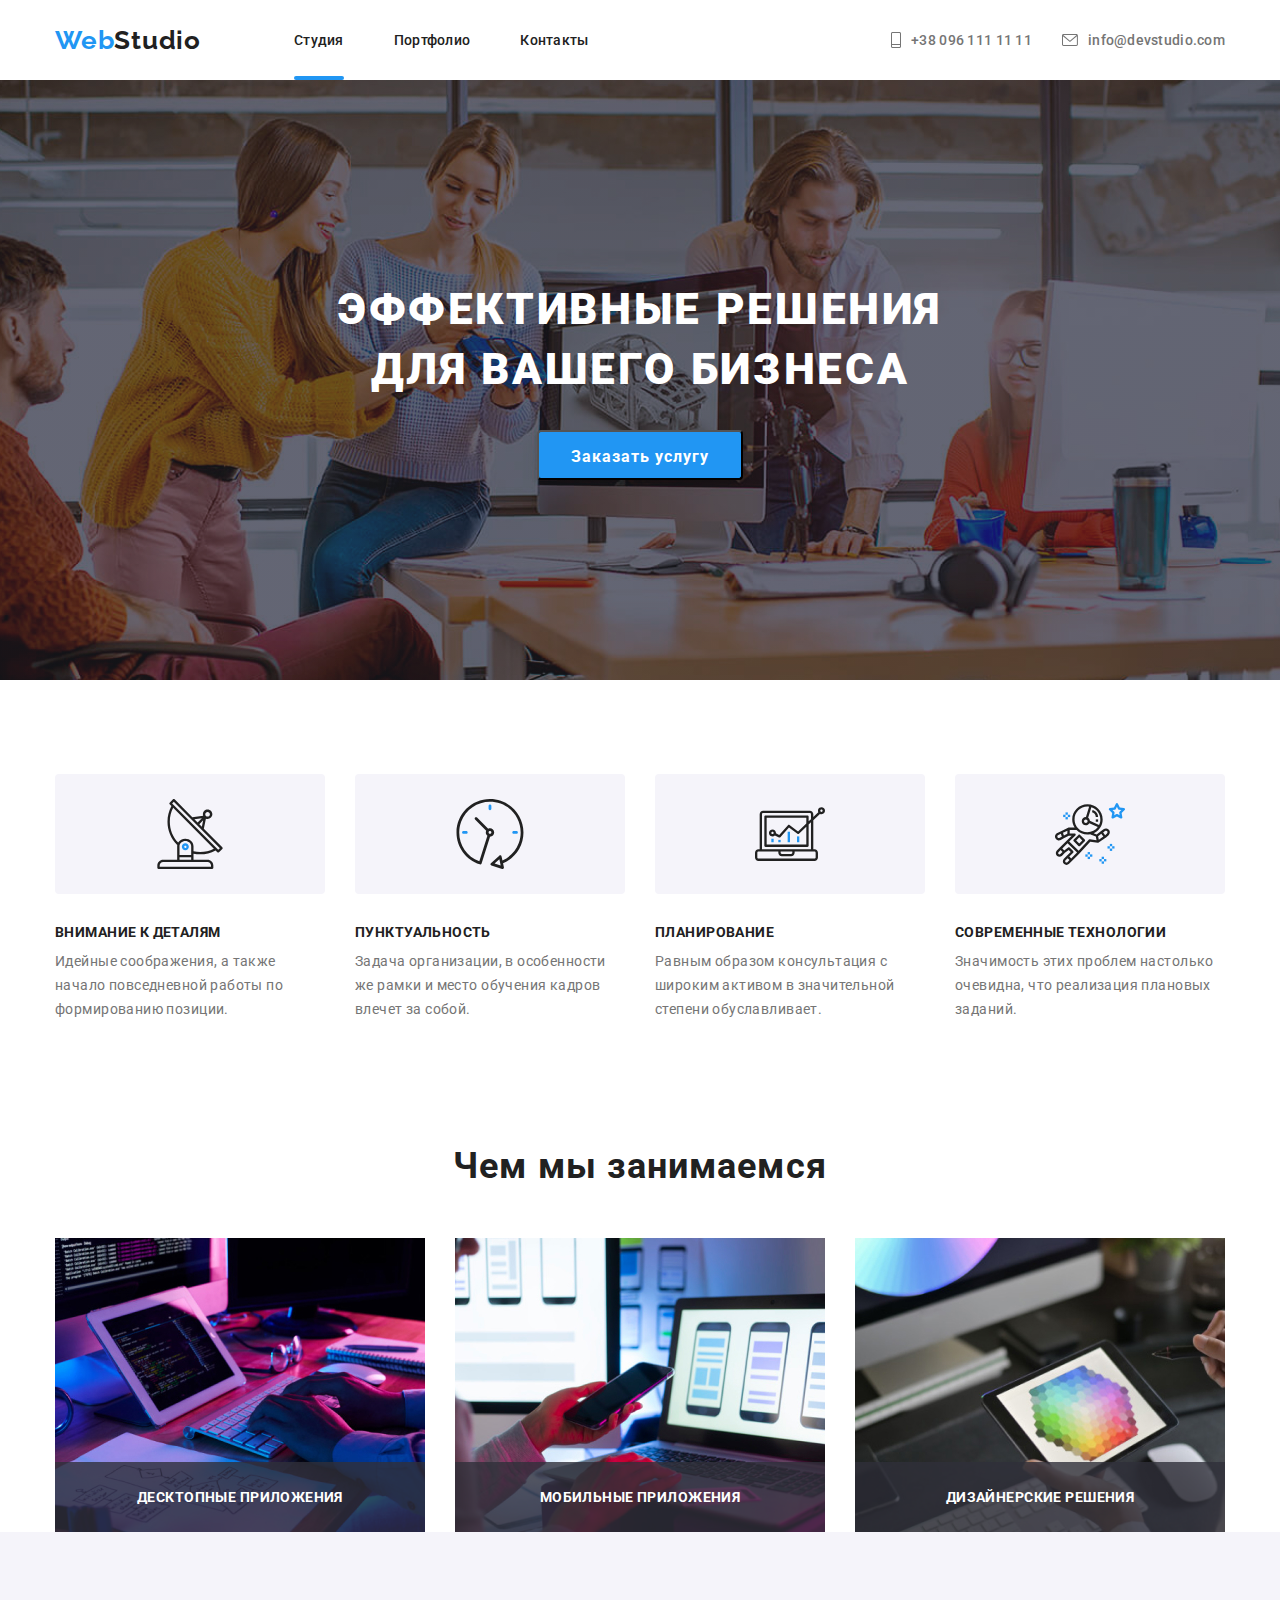
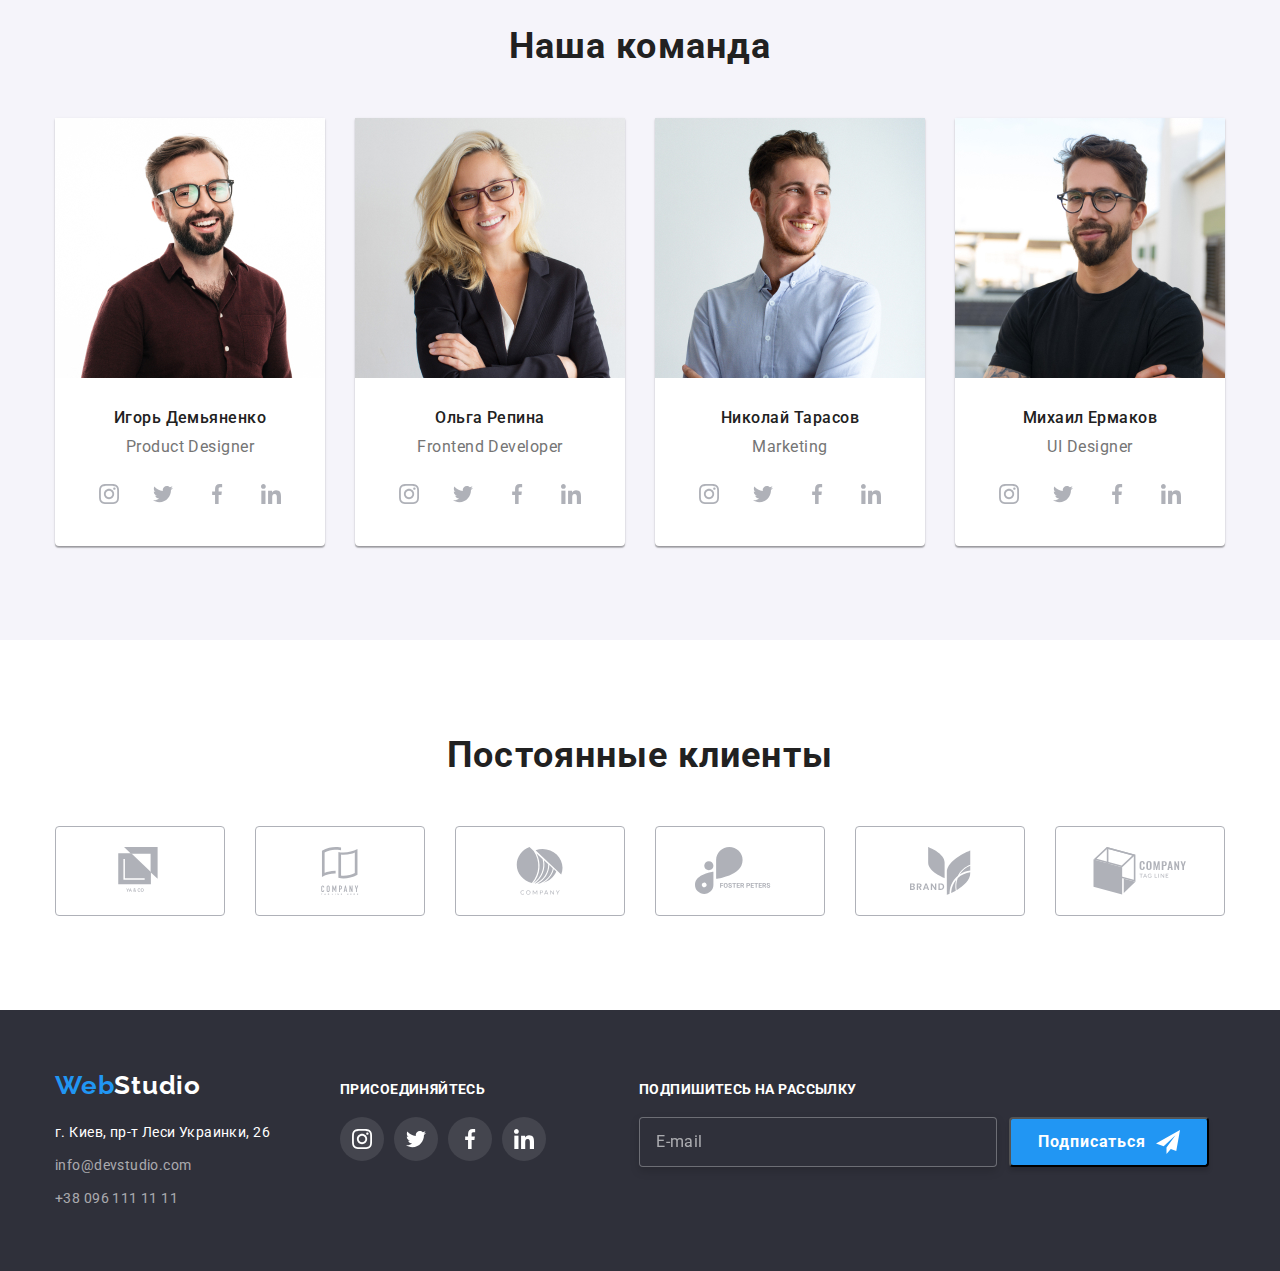
<file: index.html>
<!doctype html>
<html lang="ru">
<head>
    <meta charset="UTF-8">
    <meta name="viewport" content="width=device-width, initial-scale=1.0">
    <meta http-equiv="X-UA-Compatible" content="ie=edge">
    <!--    <link rel="stylesheet" href="./css/normalize.css"/>-->
    <link rel="preconnect" href="https://fonts.gstatic.com">
    <link href="https://fonts.googleapis.com/css2?family=Raleway:wght@700&family=Roboto:wght@400;500;700;900&display=swap"
          rel="stylesheet">
    <link rel="stylesheet" href="./css/min_main.css"/>
    <title>WebStudio</title>
</head>
<body>
<header class="header">
    <div class="container">
        <a href="#" aria-label="логотип сайта" class="header-logo"><span>Web</span>Studio</a>
        <button type="button" class="header-mob-menu" data-menu-button aria-expanded="false">
            <!--            <img src="./images/sprite/header_menu_40px.svg" alt="header_menu" class="header-mob-img">-->
            <svg class="header-mob-img" aria-label="Переключатель мобильного меню">
                <use class="icon-menu" href="./images/sprite/header-menu.svg#icon-header_menu_40px"></use>
                <use class="icon-cross" href="./images/sprite/header-menu.svg#icon-header_menu_close_40px"></use>
            </svg>
        </button>
        <div class="menu-container" data-menu>
            <ul class="header-nav-menu">
                <li class="header-nav-li-menu"><a href="index.html" class="current-link header-nav-link">Студия</a></li>
                <li class="header-nav-li-menu"><a href="portfolio.html" class="header-nav-link">Портфолио</a></li>
                <li class="header-nav-li-menu"><a href="" class="header-nav-link">Контакты</a></li>
            </ul>
            <ul class="header-address-nav-menu">
                <li class="header-address-li">

                    <a href="tel:+380961111111" class="header-address-link">
                        <svg class="icon-vector">
                            <use href="./images/sprite/sprite.svg#icon-vector"></use>
                        </svg>
                        +38 096 111 11 11</a>
                </li>
                <li class="header-address-li">

                    <a href="mailto:info@devstudio.com" class="header-address-link">
                        <svg class="icon-envelope">
                            <use href="./images/sprite/sprite.svg#icon-envelope"></use>
                        </svg>
                        info@devstudio.com</a>
                </li>
            </ul>
        </div>
        <nav class="header-nav-wpapper">
            <ul class="header-nav">
                <li class="header-nav-li"><a href="index.html" class="current-link header-nav-link">Студия</a></li>
                <li class="header-nav-li"><a href="portfolio.html" class="header-nav-link">Портфолио</a></li>
                <li class="header-nav-li"><a href="" class="header-nav-link">Контакты</a></li>
            </ul>
        </nav>
        <address class="header-address">
            <ul class="header-address-nav">
                <li class="header-address-li">

                    <a href="tel:+380961111111" class="header-address-link">
                        <svg class="icon-vector">
                            <use href="./images/sprite/sprite.svg#icon-vector"></use>
                        </svg>
                        +38 096 111 11 11</a>
                </li>
                <li class="header-address-li">

                    <a href="mailto:info@devstudio.com" class="header-address-link">
                        <svg class="icon-envelope">
                            <use href="./images/sprite/sprite.svg#icon-envelope"></use>
                        </svg>
                        info@devstudio.com</a>
                </li>
            </ul>
        </address>

    </div>
</header>
<main>
    <section class="order">
        <div class="order-content container">
            <h1 class="order-name">
                Эффективные решения для вашего бизнеса
            </h1>
            <button class="order-btn" type="button" data-modal-open>Заказать услугу</button>
        </div>
    </section>
    <section class="section">
        <div class="container">
            <h2 class="visually-hidden">Наши преимущества</h2>
            <ul class="advantage-block">
                <li class="advantage-block-section">
                    <div class="advantage-wrap">
                        <svg class="advantage-icon">
                            <use href="./images/sprite/sprite.svg#icon-antenna"></use>
                        </svg>
                    </div>
                    <h3 class="advantage">Внимание к деталям</h3>
                    <p class="advantage-about">Идейные соображения, а также начало повседневной работы по формированию
                        позиции.</p>
                </li>
                <li class="advantage-block-section">
                    <div class="advantage-wrap">
                        <svg class="advantage-icon">
                            <use href="./images/sprite/sprite.svg#icon-clock"></use>
                        </svg>
                    </div>
                    <h3 class="advantage">Пунктуальность</h3>
                    <p class="advantage-about">Задача организации, в особенности же рамки и место обучения кадров влечет
                        за
                        собой.</p>
                </li>
                <li class="advantage-block-section">
                    <div class="advantage-wrap">
                        <svg class="advantage-icon">
                            <use href="./images/sprite/sprite.svg#icon-diagram"></use>
                        </svg>
                    </div>
                    <h3 class="advantage">Планирование</h3>
                    <p class="advantage-about">Равным образом консультация с широким активом в значительной степени
                        обуславливает.</p>
                </li>
                <li class="advantage-block-section">
                    <div class="advantage-wrap">
                        <svg class="advantage-icon">
                            <use href="./images/sprite/sprite.svg#icon-astronaut"></use>
                        </svg>
                    </div>
                    <h3 class="advantage">Современные технологии</h3>
                    <p class="advantage-about">Значимость этих проблем настолько очевидна, что реализация плановых
                        заданий.</p>
                </li>
            </ul>
        </div>

    </section>
    <section class="our-work-section">
        <div class="container">
            <h2 class="our-work">
                Чем мы занимаемся
            </h2>
            <ul class="our-work-images">
                <li class="our-work-pos">
                    <div class="our-work-img-wrapper">
                        <picture>
                            <source srcset="./images/what_we_do/img.1-1x.jpg 1x, ./images/what_we_do/img.1-2x.jpg 2x"
                                    media="(min-width: 1200px)">
                            <img src="images/what_we_do/what_we_do_1.jpg" alt="Чем мы занимаемся 1"
                                 class="our-work-img">
                        </picture>
                        <p class="our-work-images-overlay">Десктопные приложения</p>
                    </div>

                </li>
                <li class="our-work-pos">
                    <div class="our-work-img-wrapper">
                        <picture>
                            <source srcset="./images/what_we_do/img.2-1x.jpg 1x, ./images/what_we_do/img.2-2x.jpg 2x"
                                    media="(min-width: 1200px)">
                            <img src="images/what_we_do/what_we_do_2.jpg" alt="Чем мы занимаемся 2"
                                 class="our-work-img">
                        </picture>
                        <p class="our-work-images-overlay">Мобильные приложения</p>
                    </div>
                </li>
                <li class="our-work-pos">
                    <div class="our-work-img-wrapper">
                        <picture>
                            <source srcset="./images/what_we_do/img.3-1x.jpg 1x, ./images/what_we_do/img.3-2x.jpg 2x"
                                    media="(min-width: 1200px)">
                            <img src="images/what_we_do/what_we_do_3.jpg" alt="Чем мы занимаемся 3"
                                 class="our-work-img">
                        </picture>
                        <p class="our-work-images-overlay">Дизайнерские решения</p>
                    </div>
                </li>
            </ul>
        </div>
    </section>
    <section class="team section">
        <div class="container">
            <h2 class="team-work">
                Наша команда
            </h2>
            <ul class="teams-position">
                <li class="team-card">
                    <picture>
                        <source srcset="./images/our_team/img1-1х.jpg 1x, ./images/our_team/img1-2х.jpg 2x"
                                media="(max-width: 767px)">
                        <source srcset="./images/our_team/img1-tablet-1х.jpg 1x, ./images/our_team/img1-tablet-2x.jpg 2x"
                                media="(max-width: 1199px)">
                        <source srcset="./images/our_team/img1-desk-1x.jpg 1x, ./images/our_team/img1-desk-2x.jpg 2x"
                                media="(min-width: 1200px)">
                        <img src="./images/our_team/product_designer.jpg" alt="Product Designer" class="our-team-image">
                    </picture>
                    <h3 class="team-name">Игорь Демьяненко</h3>
                    <p lang="en" class="team-owes">Product Designer</p>
                    <ul class="team-social-list">
                        <li class="team-social-item"><a href="https://www.instagram.com/" class="team-social-link"
                                                        target="_blank">
                            <svg class="team-social-list-icon">
                                <use href="./images/sprite/sprite.svg#icon-instagram"></use>
                            </svg>
                        </a></li>
                        <li class="team-social-item"><a href="https://twitter.com/" class="team-social-link"
                                                        target="_blank">
                            <svg class="team-social-list-icon">
                                <use href="./images/sprite/sprite.svg#icon-twitter"></use>
                            </svg>
                        </a></li>
                        <li class="team-social-item"><a href="https://www.facebook.com/" class="team-social-link"
                                                        target="_blank">
                            <svg class="team-social-list-icon">
                                <use href="./images/sprite/sprite.svg#icon-facebook"></use>
                            </svg>
                        </a></li>
                        <li class="team-social-item"><a href="https://www.linkedin.com/" class="team-social-link"
                                                        target="_blank">
                            <svg class="team-social-list-icon">
                                <use href="./images/sprite/sprite.svg#icon-linkedin"></use>
                            </svg>
                        </a></li>
                    </ul>
                </li>
                <li class="team-card">
                    <picture>
                        <source srcset="./images/our_team/img2-1х.jpg 1x, ./images/our_team/img2-2х.jpg 2x"
                                media="(max-width: 767px)">
                        <source srcset="./images/our_team/img2-tablet-1x.jpg 1x, ./images/our_team/img2-tablet-2x.jpg 2x"
                                media="(max-width: 1199px)">
                        <source srcset="./images/our_team/img2-desk-1x.jpg 1x, ./images/our_team/img2-desk-2x.jpg 2x"
                                media="(min-width: 1200px)">
                        <img src="./images/our_team/frontend_developer.jpg" alt="Frontend Developer"
                             class="our-team-image">
                    </picture>

                    <h3 class="team-name">Ольга Репина</h3>
                    <p lang="en" class="team-owes">Frontend Developer</p>
                    <ul class="team-social-list">
                        <li class="team-social-item"><a href="https://www.instagram.com/"
                                                        class="team-social-link"
                                                        target="_blank">
                            <svg class="team-social-list-icon">
                                <use href="./images/sprite/sprite.svg#icon-instagram"></use>
                            </svg>
                        </a></li>
                        <li class="team-social-item"><a href="https://twitter.com/" class="team-social-link"
                                                        target="_blank">
                            <svg class="team-social-list-icon">
                                <use href="./images/sprite/sprite.svg#icon-twitter"></use>
                            </svg>
                        </a></li>
                        <li class="team-social-item"><a href="https://www.facebook.com/"
                                                        class="team-social-link"
                                                        target="_blank">
                            <svg class="team-social-list-icon">
                                <use href="./images/sprite/sprite.svg#icon-facebook"></use>
                            </svg>
                        </a></li>
                        <li class="team-social-item"><a href="https://www.linkedin.com/"
                                                        class="team-social-link"
                                                        target="_blank">
                            <svg class="team-social-list-icon">
                                <use href="./images/sprite/sprite.svg#icon-linkedin"></use>
                            </svg>
                        </a></li>
                    </ul>
                </li>
                <li class="team-card">
                    <picture>
                        <source srcset="./images/our_team/img3-1х.jpg 1x, ./images/our_team/img3-2х.jpg 2x"
                                media="(max-width: 767px)">
                        <source srcset="./images/our_team/img3-tablet-1x.jpg 1x, ./images/our_team/img3-tablet-2x.jpg 2x"
                                media="(max-width: 1199px)">
                        <source srcset="./images/our_team/img3-desk-1x.jpg 1x, ./images/our_team/img3-desk-2x.jpg 2x"
                                media="(min-width: 1200px)">
                        <img src="./images/our_team/marketing.jpg" alt="Marketing" class="our-team-image">
                    </picture>
                    <h3 class="team-name">Николай Тарасов</h3>
                    <p lang="en" class="team-owes">Marketing</p>
                    <ul class="team-social-list">
                        <li class="team-social-item"><a href="https://www.instagram.com/" class="team-social-link"
                                                        target="_blank">
                            <svg class="team-social-list-icon">
                                <use href="./images/sprite/sprite.svg#icon-instagram"></use>
                            </svg>
                        </a></li>
                        <li class="team-social-item"><a href="https://twitter.com/" class="team-social-link"
                                                        target="_blank">
                            <svg class="team-social-list-icon">
                                <use href="./images/sprite/sprite.svg#icon-twitter"></use>
                            </svg>
                        </a></li>
                        <li class="team-social-item"><a href="https://www.facebook.com/" class="team-social-link"
                                                        target="_blank">
                            <svg class="team-social-list-icon">
                                <use href="./images/sprite/sprite.svg#icon-facebook"></use>
                            </svg>
                        </a></li>
                        <li class="team-social-item"><a href="https://www.linkedin.com/" class="team-social-link"
                                                        target="_blank">
                            <svg class="team-social-list-icon">
                                <use href="./images/sprite/sprite.svg#icon-linkedin"></use>
                            </svg>
                        </a></li>
                    </ul>
                </li>
                <li class="team-card">
                    <picture>
                        <source srcset="./images/our_team/img4-1х.jpg 1x, ./images/our_team/img4-2х.jpg 2x"
                                media="(max-width: 767px)">
                        <source srcset="./images/our_team/img4-tablet-1x.jpg 1x, ./images/our_team/img4-tablet-2x.jpg 2x"
                                media="(max-width: 1199px)">
                        <source srcset="./images/our_team/img4-desk-1x.jpg 1x, ./images/our_team/img4-desk-2x.jpg 2x"
                                media="(min-width: 1200px)">
                        <img src="./images/our_team/ui_designer.jpg" alt="UI_Designer" class="our-team-image">
                    </picture>
                    <h3 class="team-name">Михаил Ермаков</h3>
                    <p lang="en" class="team-owes">UI Designer</p>
                    <ul class="team-social-list">
                        <li class="team-social-item"><a href="https://www.instagram.com/" class="team-social-link"
                                                        target="_blank">
                            <svg class="team-social-list-icon">
                                <use href="./images/sprite/sprite.svg#icon-instagram"></use>
                            </svg>
                        </a></li>
                        <li class="team-social-item"><a href="https://twitter.com/" class="team-social-link"
                                                        target="_blank">
                            <svg class="team-social-list-icon">
                                <use href="./images/sprite/sprite.svg#icon-twitter"></use>
                            </svg>
                        </a></li>
                        <li class="team-social-item"><a href="https://www.facebook.com/" class="team-social-link"
                                                        target="_blank">
                            <svg class="team-social-list-icon">
                                <use href="./images/sprite/sprite.svg#icon-facebook"></use>
                            </svg>
                        </a></li>
                        <li class="team-social-item"><a href="https://www.linkedin.com/" class="team-social-link"
                                                        target="_blank">
                            <svg class="team-social-list-icon">
                                <use href="./images/sprite/sprite.svg#icon-linkedin"></use>
                            </svg>
                        </a></li>
                    </ul>
                </li>
            </ul>
        </div>

    </section>
    <section class="clients section">
        <div class="container">
            <h2 class="clients-tittle">Постоянные клиенты</h2>
            <ul class="clients-list">
                <li class="clients-item"><a href="" class="clients-link">
                    <svg class="clients-icon">
                        <use href="./images/sprite/sprite.svg#icon-logo-1"></use>
                    </svg>
                </a></li>
                <li class="clients-item"><a href="" class="clients-link">
                    <svg class="clients-icon">
                        <use href="./images/sprite/sprite.svg#icon-logo-2"></use>
                    </svg>
                </a></li>
                <li class="clients-item"><a href="" class="clients-link">
                    <svg class="clients-icon">
                        <use href="./images/sprite/sprite.svg#icon-logo-3"></use>
                    </svg>
                </a></li>
                <li class="clients-item"><a href="" class="clients-link">
                    <svg class="clients-icon">
                        <use href="./images/sprite/sprite.svg#icon-logo-4"></use>
                    </svg>
                </a></li>
                <li class="clients-item"><a href="" class="clients-link">
                    <svg class="clients-icon">
                        <use href="./images/sprite/sprite.svg#icon-logo-5"></use>
                    </svg>
                </a></li>
                <li class="clients-item"><a href="" class="clients-link">
                    <svg class="clients-icon">
                        <use href="./images/sprite/sprite.svg#icon-logo-6"></use>
                    </svg>
                </a></li>
            </ul>
        </div>
    </section>
</main>
<footer class="footer">
    <div class="container">
        <address class="footer-address">
            <div class="footer-inf-wrapper">
                <a href="#" aria-label="логотип сайта" class="footer-logo"><span>Web</span>Studio</a>
                <ul>
                    <li class="footer-address-inf"><a href="https://goo.gl/maps/DcBkYjaasSSmCupL6" target="_blank"
                                                      class="footer-address">г. Киев, пр-т
                        Леси Украинки, 26</a></li>
                    <li class="footer-address-inf"><a href="mailto:info@devstudio.com" class="footer-address">info@devstudio.com</a>
                    </li>
                    <li class="footer-address-inf"><a href="tel:+380961111111" class="footer-address">+38 096 111 11
                        11</a>
                    </li>
                </ul>
            </div>
            <div class="footer-icon">
                <p class="footer-icon-head">присоединяйтесь</p>
                <ul class="footer-social-list">
                    <li class="footer-social-item"><a href="https://www.instagram.com/" class="footer-social-link"
                                                      target="_blank">
                        <svg class="footer-social-list-icon">
                            <use href="./images/sprite/sprite.svg#icon-instagram"></use>
                        </svg>
                    </a></li>
                    <li class="footer-social-item"><a href="https://twitter.com/" class="footer-social-link"
                                                      target="_blank">
                        <svg class="footer-social-list-icon">
                            <use href="./images/sprite/sprite.svg#icon-twitter"></use>
                        </svg>
                    </a></li>
                    <li class="footer-social-item"><a href="https://www.facebook.com/" class="footer-social-link"
                                                      target="_blank">
                        <svg class="footer-social-list-icon">
                            <use href="./images/sprite/sprite.svg#icon-facebook"></use>
                        </svg>
                    </a></li>
                    <li class="footer-social-item"><a href="https://www.linkedin.com/" class="footer-social-link"
                                                      target="_blank">
                        <svg class="footer-social-list-icon">
                            <use href="./images/sprite/sprite.svg#icon-linkedin"></use>
                        </svg>
                    </a></li>
                </ul>
            </div>
            <div class="footer__mailing">
                <form action="#" class="footer__form">
                    <p class="footer__form-info">Подпишитесь на рассылку</p>
                    <div class="footer__form-wrapper">
                        <label class="footer__form-field">
                            <input type="text" class="footer__form-input" placeholder="E-mail" name="user_mail">
                        </label>
                        <button type="submit" class="footer__form_btn"><span class="footer__form_btn-wrapper">Подписаться
                    <img src="./images/sprite/icon_send.svg" alt="footer__icon" class="footer__form-btn-icon">
                </span>
                        </button>
                    </div>
                </form>
            </div>
        </address>
    </div>
</footer>

<div class="backdrop is-hidden" data-modal>
    <div class="modal">
        <button type="button" class="close-btn" data-modal-close><img src="./images/sprite/close-black.svg"
                                                                      alt="close-black"></button>
        <form action="#" class="modal__form">
            <p class="modal__form-action">Оставьте свои данные, мы вам перезвоним</p>
            <label class="modal__form-field">
                <span class="modal__form-name">Имя</span>
                <span class="modal__form-input-wrapper">
                    <input type="text" class="modal__form-input" name="user_name">
                    <svg class="modal__form-icon">
                        <use href="./images/sprite/modal.svg#icon-person"></use>
                    </svg>
                </span>
            </label>
            <label class="modal__form-field">
                <span class="modal__form-name">Телефон</span>
                <span class="modal__form-input-wrapper">
                <input type="tel" class="modal__form-input" name="user_tel">
                <svg class="modal__form-icon">
                    <use href="./images/sprite/modal.svg#icon-phone"></use>
                </svg>
               </span>
            </label>
            <label class="modal__form-field">
                <span class="modal__form-name">Почта</span>
                <span class="modal__form-input-wrapper">
                <input type="email" class="modal__form-input" name="user_mail">
                <svg class="modal__form-icon">
                    <use href="./images/sprite/modal.svg#icon-email"></use>
                </svg>
                </span>
            </label>
            <label class="modal__form-field-comment" for="comment">
                <span class="modal__form-name">Комментарий</span>
            </label>
            <textarea id="comment" name="user_message" class="modal__form-message"
                      placeholder="Введите текст"></textarea>

            <input id="user-policy" type="checkbox" name="user_policy" class="modal__form-policy visually-hidden"
                   value="accept-policy">
            <label for="user-policy" class="modal__form-policy "><span class="modal__form-text">Соглашаюсь с рассылкой и принимаю <a
                    href="">Условия
                договора</a></span>
            </label>
            <button type="submit" class="modal__form-btn">Отправить</button>
        </form>
    </div>
</div>


<script src="./js/modal.js"></script>
<script src="./js/menu.js"></script>

</body>
</html>
</file>
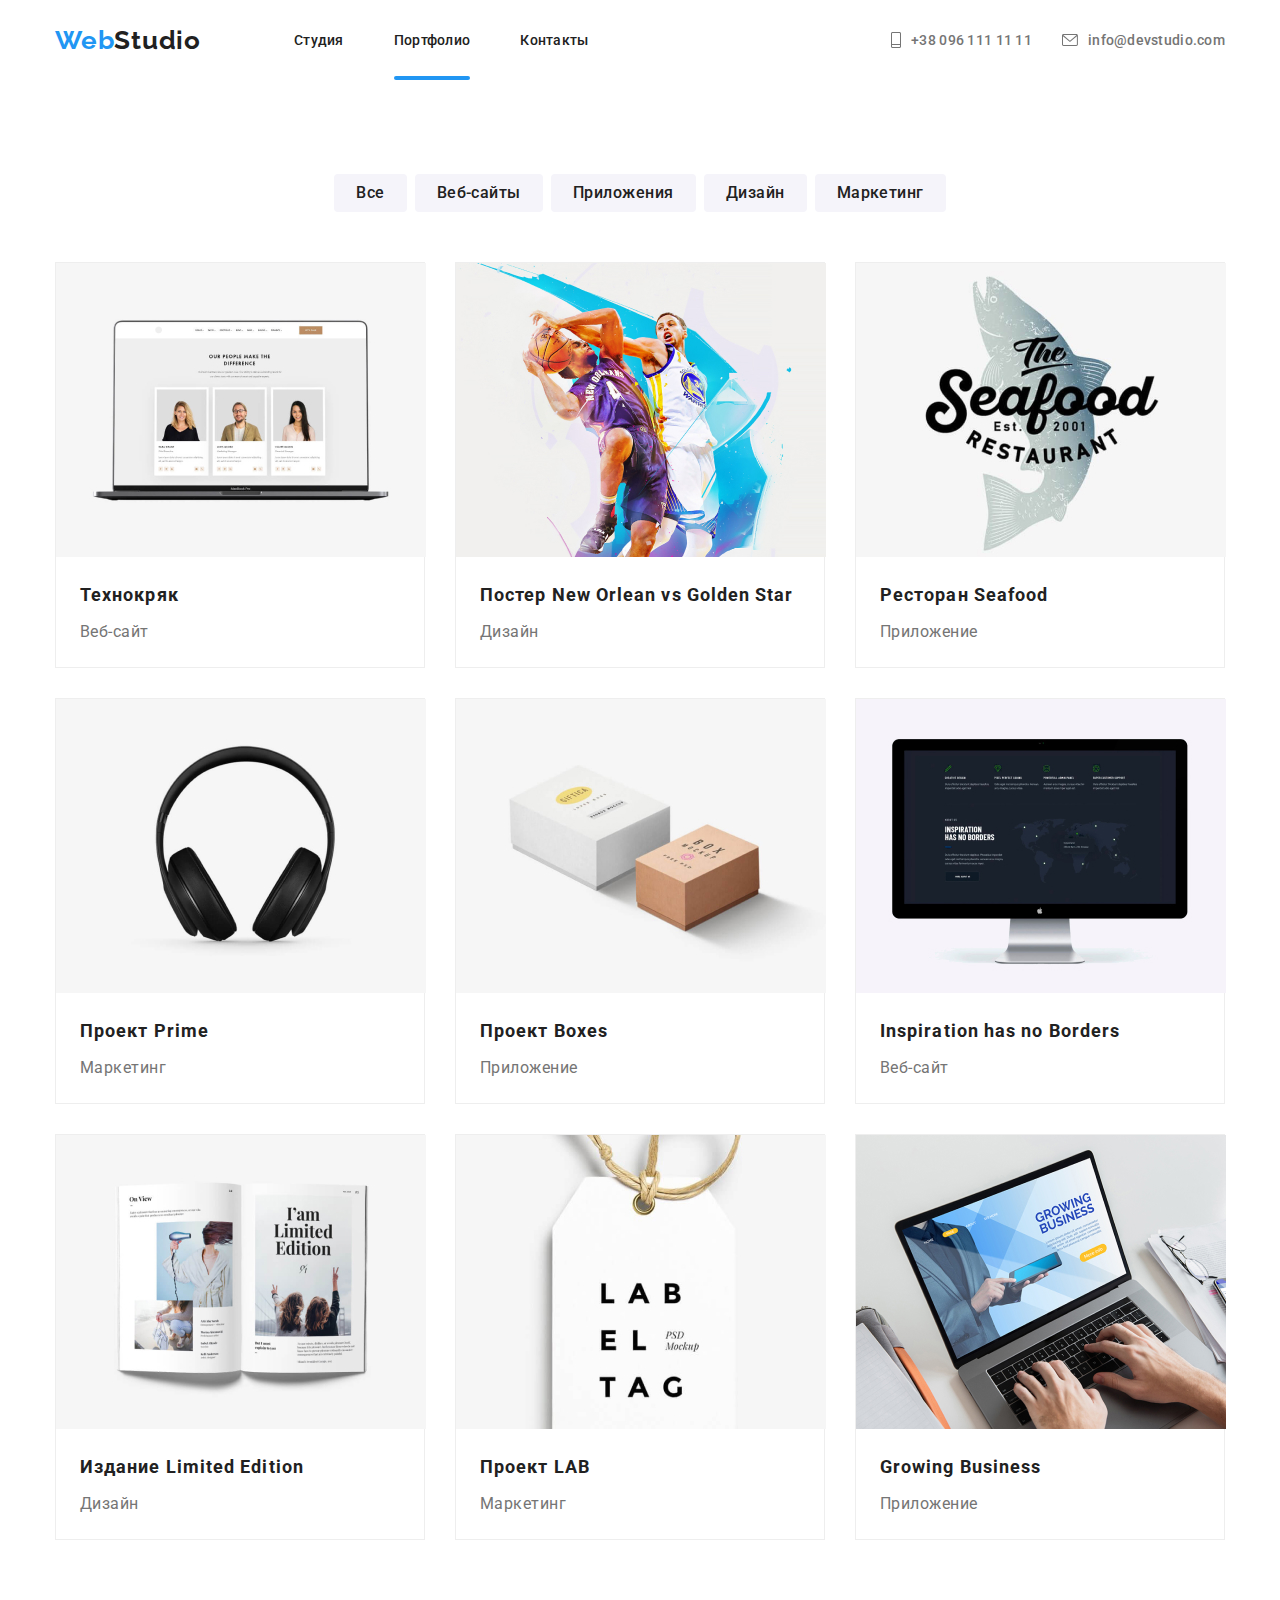
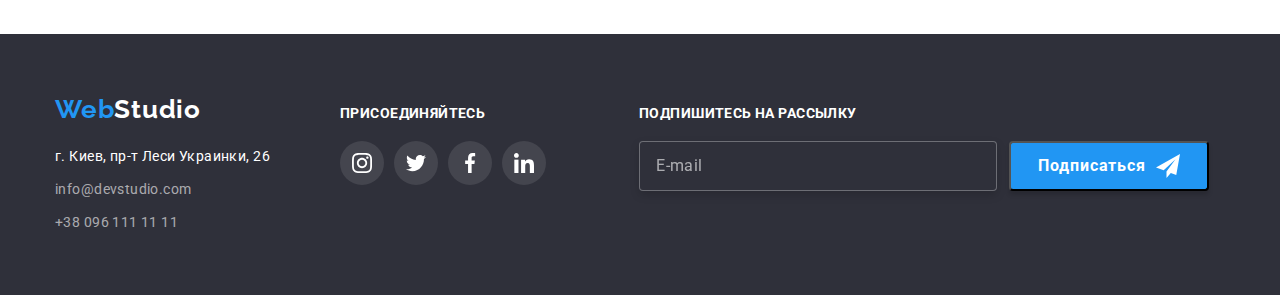
<file: portfolio.html>
<!doctype html>
<html lang="ru">
<head>
    <meta charset="UTF-8">
    <meta name="viewport" content="width=device-width, initial-scale=1.0">
    <meta http-equiv="X-UA-Compatible" content="ie=edge">
    <!--    <link rel="stylesheet" href="./css/normalize.css"/>-->
    <link rel="preconnect" href="https://fonts.gstatic.com">
    <link href="https://fonts.googleapis.com/css2?family=Raleway:wght@700&family=Roboto:wght@400;500;700;900&display=swap"
          rel="stylesheet">
    <link rel="stylesheet" href="./css/min_main.css"/>
    <title>portfolio</title>
</head>
<body>
<header class="header">
    <div class="container">
        <a href="#" aria-label="логотип сайта" class="header-logo"><span>Web</span>Studio</a>
        <button type="button" class="header-mob-menu" data-menu-button aria-expanded="false">
            <!--            <img src="./images/sprite/header_menu_40px.svg" alt="header_menu" class="header-mob-img">-->
            <svg class="header-mob-img" aria-label="Переключатель мобильного меню">
                <use class="icon-menu" href="./images/sprite/header-menu.svg#icon-header_menu_40px"></use>
                <use class="icon-cross" href="./images/sprite/header-menu.svg#icon-header_menu_close_40px"></use>
            </svg>
        </button>
        <div class="menu-container" data-menu>
            <ul class="header-nav-menu">
                <li class="header-nav-li-menu"><a href="index.html" class=" header-nav-link">Студия</a></li>
                <li class="header-nav-li-menu"><a href="portfolio.html" class="current-link header-nav-link">Портфолио</a></li>
                <li class="header-nav-li-menu"><a href="" class="header-nav-link">Контакты</a></li>
            </ul>
            <ul class="header-address-nav-menu">
                <li class="header-address-li">

                    <a href="tel:+380961111111" class="header-address-link">
                        <svg class="icon-vector">
                            <use href="./images/sprite/sprite.svg#icon-vector"></use>
                        </svg>
                        +38 096 111 11 11</a>
                </li>
                <li class="header-address-li">

                    <a href="mailto:info@devstudio.com" class="header-address-link">
                        <svg class="icon-envelope">
                            <use href="./images/sprite/sprite.svg#icon-envelope"></use>
                        </svg>
                        info@devstudio.com</a>
                </li>
            </ul>
        </div>
        <nav class="header-nav-wpapper">
            <ul class="header-nav">
                <li class="header-nav-li"><a href="index.html" class=" header-nav-link">Студия</a></li>
                <li class="header-nav-li"><a href="portfolio.html" class="current-link header-nav-link">Портфолио</a></li>
                <li class="header-nav-li"><a href="" class="header-nav-link">Контакты</a></li>
            </ul>
        </nav>
        <address class="header-address">
            <ul class="header-address-nav">
                <li class="header-address-li">

                    <a href="tel:+380961111111" class="header-address-link">
                        <svg class="icon-vector">
                            <use href="./images/sprite/sprite.svg#icon-vector"></use>
                        </svg>
                        +38 096 111 11 11</a>
                </li>
                <li class="header-address-li">

                    <a href="mailto:info@devstudio.com" class="header-address-link">
                        <svg class="icon-envelope">
                            <use href="./images/sprite/sprite.svg#icon-envelope"></use>
                        </svg>
                        info@devstudio.com</a>
                </li>
            </ul>
        </address>

    </div>
</header>
<main>
    <section class="section">
        <div class="container">
            <h1 class="visually-hidden">Портфолио</h1>
            <ul class="portfolio-btn-position">
                <li class="portfolio-btn-pos">
                    <button class="portfolio-nav">Все</button>
                </li>
                <li class="portfolio-btn-pos">
                    <button class="portfolio-nav">Веб-сайты</button>
                </li>
                <li class="portfolio-btn-pos">
                    <button class="portfolio-nav">Приложения</button>
                </li>
                <li class="portfolio-btn-pos">
                    <button class="portfolio-nav">Дизайн</button>
                </li>
                <li class="portfolio-btn-pos">
                    <button class="portfolio-nav">Маркетинг</button>
                </li>
            </ul>
            <ul class="portfolio-img-position">
                <li class="portfolio-card"><a href="" class="portfolio-card-link">
                    <div class="portfolio-img-wrapper">
                        <picture>
                            <source
                                    srcset="./images/portfolio_img/img11-1х.jpg 1x, ./images/portfolio_img/img11-2х.jpg 2x"
                                    media="(max-width: 767px)">
                            <source
                                    srcset="./images/portfolio_img/img11-t1x.jpg 1x, ./images/portfolio_img/img11-t2x.jpg 2x"
                                    media="(max-width: 1199px)">
                            <source
                                    srcset="./images/portfolio_img/img11.jpg 1x, ./images/portfolio_img/img11-d2x.jpg 2x"
                                    media="(min-width: 1200px)">
                            <img src="./images/portfolio_img/img11.jpg" alt="веб-сайт"
                                 class="portfolio-img">
                    </picture>
                    <p class="portfolio-overlay">Технокряк это современная площадка распространения коронавируса.
                            Компании используют эту
                            платформу для цифрового шпионажа и атак на защищённые сервера конкурентов.</p>
                    </div>
                    <h2 class="portfolio-soft">Технокряк</h2>
                    <p class="portfolio-about">Веб-сайт</p></a>
                </li>
                <li class="portfolio-card"><a href="" class="portfolio-card-link">
                    <div class="portfolio-img-wrapper">
                        <picture>
                            <source
                                    srcset="images/portfolio_img/img22f-1х.jpg 1x, images/portfolio_img/img22f-2х.jpg 2x"
                                    media="(max-width: 767px)">
                            <source
                                    srcset="./images/portfolio_img/img22-t1x.jpg 1x, images/portfolio_img/img22t-2x.jpg 2x"
                                    media="(max-width: 1199px)">
                            <source
                                    srcset="images/portfolio_img/img22d.jpg 1x, images/portfolio_img/img22d-d2x.jpg 2x"
                                    media="(min-width: 1200px)">
                        <img
                                src="images/portfolio_img/img22d.jpg" alt=""
                                class="portfolio-img">
                        </picture>
                        <p class="portfolio-overlay">Технокряк это современная площадка распространения коронавируса.
                            Компании используют эту
                            платформу для цифрового шпионажа и атак на защищённые сервера конкурентов.</p>
                    </div>
                    <h2 class="portfolio-soft">Постер New Orlean vs Golden Star</h2>
                    <p class="portfolio-about">Дизайн</p></a>
                </li>
                <li class="portfolio-card"><a href="" class="portfolio-card-link">
                    <div class="portfolio-img-wrapper">
                        <picture>
                            <source
                                    srcset="./images/portfolio_img/img33f-1х.jpg 1x, ./images/portfolio_img/img33f-2х.jpg 2x"
                                    media="(max-width: 767px)">
                            <source
                                    srcset="./images/portfolio_img/img33-t1x.jpg 1x, ./images/portfolio_img/img33-t2x.jpg 2x"
                                    media="(max-width: 1199px)">
                            <source
                                    srcset="./images/portfolio_img/img33.jpg 1x, ./images/portfolio_img/img33-d2x.jpg 2x"
                                    media="(min-width: 1200px)">
                        <img
                                src="./images/portfolio_img/img33.jpg" alt=""
                                class="portfolio-img">
                        </picture>
                        <p class="portfolio-overlay">Технокряк это современная площадка распространения коронавируса.
                            Компании используют эту
                            платформу для цифрового шпионажа и атак на защищённые сервера конкурентов.</p>
                    </div>
                    <h2 class="portfolio-soft">Ресторан Seafood</h2>
                    <p class="portfolio-about">Приложение</p></a>
                </li>
                <li class="portfolio-card"><a href="" class="portfolio-card-link">
                    <div class="portfolio-img-wrapper">
                        <picture>
                            <source
                                    srcset="./images/portfolio_img/img44f-1х.jpg 1x, ./images/portfolio_img/img44f-2х.jpg 2x"
                                    media="(max-width: 767px)">
                            <source
                                    srcset="./images/portfolio_img/img44-t1x.jpg 1x, ./images/portfolio_img/img44-t2x.jpg 2x"
                                    media="(max-width: 1199px)">
                            <source
                                    srcset="./images/portfolio_img/img44.jpg 1x, ./images/portfolio_img/img44-d2x.jpg 2x"
                                    media="(min-width: 1200px)">
                        <img
                                src="./images/portfolio_img/img44.jpg" alt=""
                                class="portfolio-img">
                        </picture>
                        <p class="portfolio-overlay">Технокряк это современная площадка распространения коронавируса.
                            Компании используют эту
                            платформу для цифрового шпионажа и атак на защищённые сервера конкурентов.</p>
                    </div>
                    <h2 class="portfolio-soft">Проект Prime</h2>
                    <p class="portfolio-about">Маркетинг</p></a>
                </li>
                <li class="portfolio-card"><a href="" class="portfolio-card-link">
                    <div class="portfolio-img-wrapper">
                        <picture>
                            <source
                                    srcset="images/portfolio_img/img55f-1х.jpg 1x, ./images/portfolio_img/img55f-2х.jpg 2x"
                                    media="(max-width: 767px)">
                            <source
                                    srcset="./images/portfolio_img/img55-t1x.jpg 1x, ./images/portfolio_img/img55-t2x.jpg 2x"
                                    media="(max-width: 1199px)">
                            <source
                                    srcset="images/portfolio_img/img55.jpg 1x, ./images/portfolio_img/img55-d2x.jpg 2x"
                                    media="(min-width: 1200px)">
                        <img
                                src="images/portfolio_img/img55.jpg" alt=""
                                class="portfolio-img">
                        </picture>
                        <p class="portfolio-overlay">Технокряк это современная площадка распространения коронавируса.
                            Компании используют эту
                            платформу для цифрового шпионажа и атак на защищённые сервера конкурентов.</p>
                    </div>
                    <h2 class="portfolio-soft">Проект Boxes</h2>
                    <p class="portfolio-about">Приложение</p></a>
                </li>
                <li class="portfolio-card"><a href="" class="portfolio-card-link">
                    <div class="portfolio-img-wrapper">
                        <picture>
                            <source
                                    srcset="./images/portfolio_img/img66f-1х.jpg 1x, ./images/portfolio_img/img66f-2х.jpg 2x"
                                    media="(max-width: 767px)">
                            <source
                                    srcset="./images/portfolio_img/img66-t1x.jpg 1x, ./images/portfolio_img/img66-t2x.jpg 2x"
                                    media="(max-width: 1199px)">
                            <source
                                    srcset="./images/portfolio_img/img66.jpg 1x, ./images/portfolio_img/img66-d2x.jpg 2x"
                                    media="(min-width: 1200px)">
                        <img
                                src="./images/portfolio_img/img66.jpg" alt=""
                                class="portfolio-img">
                        </picture>
                        <p class="portfolio-overlay">Технокряк это современная площадка распространения коронавируса.
                            Компании используют эту
                            платформу для цифрового шпионажа и атак на защищённые сервера конкурентов.</p>
                    </div>
                    <h2 class="portfolio-soft">Inspiration has no Borders</h2>
                    <p class="portfolio-about">Веб-сайт</p></a>
                </li>
                <li class="portfolio-card"><a href="" class="portfolio-card-link">
                    <div class="portfolio-img-wrapper">
                        <picture>
                            <source
                                    srcset="./images/portfolio_img/img77f-1х.jpg 1x, ./images/portfolio_img/img77f-2х.jpg 2x"
                                    media="(max-width: 767px)">
                            <source
                                    srcset="./images/portfolio_img/img77-t1x.jpg 1x, ./images/portfolio_img/img77-t2x.jpg 2x"
                                    media="(max-width: 1199px)">
                            <source
                                    srcset="./images/portfolio_img/img77.jpg 1x, ./images/portfolio_img/img77-d2x.jpg 2x"
                                    media="(min-width: 1200px)">
                        <img
                                src="./images/portfolio_img/img77.jpg" alt=""
                                class="portfolio-img">
                        </picture>
                        <p class="portfolio-overlay">Технокряк это современная площадка распространения коронавируса.
                            Компании используют эту
                            платформу для цифрового шпионажа и атак на защищённые сервера конкурентов.</p>
                    </div>
                    <h2 class="portfolio-soft">Издание Limited Edition</h2>
                    <p class="portfolio-about">Дизайн</p></a>
                </li>
                <li class="portfolio-card"><a href="" class="portfolio-card-link">
                    <div class="portfolio-img-wrapper">
                        <picture>
                            <source
                                    srcset="./images/portfolio_img/img88f-1х.jpg 1x, ./images/portfolio_img/img88f-2х.jpg 2x"
                                    media="(max-width: 767px)">
                            <source
                                    srcset="./images/portfolio_img/img88-t1x.jpg 1x, ./images/portfolio_img/img88-t2x.jpg 2x"
                                    media="(max-width: 1199px)">
                            <source
                                    srcset="./images/portfolio_img/img88.jpg 1x, ./images/portfolio_img/img88-d2x.jpg 2x"
                                    media="(min-width: 1200px)">
                        <img
                                src="./images/portfolio_img/img88.jpg" alt=""
                                class="portfolio-img">
                        </picture>
                        <p class="portfolio-overlay">Технокряк это современная площадка распространения коронавируса.
                            Компании используют эту
                            платформу для цифрового шпионажа и атак на защищённые сервера конкурентов.</p>
                    </div>
                    <h2 class="portfolio-soft">Проект LAB</h2>
                    <p class="portfolio-about">Маркетинг</p></a>
                </li>
                <li class="portfolio-card"><a href="" class="portfolio-card-link">
                    <div class="portfolio-img-wrapper">
                        <picture>
                            <source
                                    srcset="./images/portfolio_img/img99f-1х.jpg 1x, ./images/portfolio_img/img99f-2х.jpg 2x"
                                    media="(max-width: 767px)">
                            <source
                                    srcset="./images/portfolio_img/img99-t1x.jpg 1x, ./images/portfolio_img/img99-t2x.jpg 2x"
                                    media="(max-width: 1199px)">
                            <source
                                    srcset="./images/portfolio_img/img99.jpg 1x, ./images/portfolio_img/img99-d2x.jpg 2x"
                                    media="(min-width: 1200px)">
                        <img
                                src="./images/portfolio_img/img99.jpg" alt=""
                                class="portfolio-img">
                        </picture>
                        <p class="portfolio-overlay">Технокряк это современная площадка распространения коронавируса.
                            Компании используют эту
                            платформу для цифрового шпионажа и атак на защищённые сервера конкурентов.</p>
                    </div>
                    <h2 class="portfolio-soft">Growing Business</h2>
                    <p class="portfolio-about">Приложение</p></a>
                </li>
            </ul>
        </div>
    </section>
</main>
<footer class="footer">
    <div class="container">
        <address class="footer-address">
            <div class="footer-inf-wrapper">
                <a href="#" aria-label="логотип сайта" class="footer-logo"><span>Web</span>Studio</a>
                <ul>
                    <li class="footer-address-inf"><a href="https://goo.gl/maps/DcBkYjaasSSmCupL6" target="_blank"
                                                      class="footer-address">г. Киев, пр-т
                        Леси Украинки, 26</a></li>
                    <li class="footer-address-inf"><a href="mailto:info@devstudio.com" class="footer-address">info@devstudio.com</a>
                    </li>
                    <li class="footer-address-inf"><a href="tel:+380961111111" class="footer-address">+38 096 111 11
                        11</a>
                    </li>
                </ul>
            </div>
            <div class="footer-icon">
                <p class="footer-icon-head">присоединяйтесь</p>
                <ul class="footer-social-list">
                    <li class="footer-social-item"><a href="https://www.instagram.com/" class="footer-social-link"
                                                      target="_blank">
                        <svg class="footer-social-list-icon">
                            <use href="./images/sprite/sprite.svg#icon-instagram"></use>
                        </svg>
                    </a></li>
                    <li class="footer-social-item"><a href="https://twitter.com/" class="footer-social-link"
                                                      target="_blank">
                        <svg class="footer-social-list-icon">
                            <use href="./images/sprite/sprite.svg#icon-twitter"></use>
                        </svg>
                    </a></li>
                    <li class="footer-social-item"><a href="https://www.facebook.com/" class="footer-social-link"
                                                      target="_blank">
                        <svg class="footer-social-list-icon">
                            <use href="./images/sprite/sprite.svg#icon-facebook"></use>
                        </svg>
                    </a></li>
                    <li class="footer-social-item"><a href="https://www.linkedin.com/" class="footer-social-link"
                                                      target="_blank">
                        <svg class="footer-social-list-icon">
                            <use href="./images/sprite/sprite.svg#icon-linkedin"></use>
                        </svg>
                    </a></li>
                </ul>
            </div>
            <div class="footer__mailing">
                <form action="#" class="footer__form">
                    <p class="footer__form-info">Подпишитесь на рассылку</p>
                    <div class="footer__form-wrapper">
                        <label class="footer__form-field">
                            <input type="text" class="footer__form-input" placeholder="E-mail" name="user_mail">
                        </label>
                        <button type="submit" class="footer__form_btn"><span class="footer__form_btn-wrapper">Подписаться
                    <img src="./images/sprite/icon_send.svg" alt="footer__icon" class="footer__form-btn-icon">
                </span>
                        </button>
                    </div>
                </form>
            </div>
        </address>
    </div>
</footer>

<script src="./js/menu.js"></script>

</body>
</html>
</file>
<file: css/min_main.css>
/*! normalize.css v8.0.1 | MIT License | github.com/necolas/normalize.css */html{line-height:1.15;-webkit-text-size-adjust:100%}body{margin:0}main{display:block}h1{font-size:2em;margin:.67em 0}hr{box-sizing:content-box;height:0;overflow:visible}pre{font-family:monospace,monospace;font-size:1em}a{background-color:transparent}abbr[title]{border-bottom:none;text-decoration:underline;text-decoration:underline dotted}b,strong{font-weight:bolder}code,kbd,samp{font-family:monospace,monospace;font-size:1em}small{font-size:80%}sub,sup{font-size:75%;line-height:0;position:relative;vertical-align:baseline}sub{bottom:-0.25em}sup{top:-0.5em}img{border-style:none}button,input,optgroup,select,textarea{font-family:inherit;font-size:100%;line-height:1.15;margin:0}button,input{overflow:visible}button,select{text-transform:none}button,[type=button],[type=reset],[type=submit]{-webkit-appearance:button}button::-moz-focus-inner,[type=button]::-moz-focus-inner,[type=reset]::-moz-focus-inner,[type=submit]::-moz-focus-inner{border-style:none;padding:0}button:-moz-focusring,[type=button]:-moz-focusring,[type=reset]:-moz-focusring,[type=submit]:-moz-focusring{outline:1px dotted ButtonText}fieldset{padding:.35em .75em .625em}legend{box-sizing:border-box;color:inherit;display:table;max-width:100%;padding:0;white-space:normal}progress{vertical-align:baseline}textarea{overflow:auto}[type=checkbox],[type=radio]{box-sizing:border-box;padding:0}[type=number]::-webkit-inner-spin-button,[type=number]::-webkit-outer-spin-button{height:auto}[type=search]{-webkit-appearance:textfield;outline-offset:-2px}[type=search]::-webkit-search-decoration{-webkit-appearance:none}::-webkit-file-upload-button{-webkit-appearance:button;font:inherit}details{display:block}summary{display:list-item}template{display:none}[hidden]{display:none}*,*::before,*::after{box-sizing:border-box}body{margin:auto}h1,h2,h3,h4,h5,h6{margin:0}ul,ol{list-style:none;padding:0;margin:0}p{margin:0}img{display:block}.container{width:100%;padding:0 15px}@media screen and (min-width: 480px){.container{max-width:480px;margin:0 auto}}@media screen and (min-width: 768px){.container{max-width:768px;margin:0 auto}}@media screen and (min-width: 1200px){.container{max-width:1200px;margin:0 auto}}@media screen and (max-width: 1199px){.section{padding-top:60px;padding-bottom:60px}}@media screen and (min-width: 1200px){.section{padding-top:94px;padding-bottom:94px}}.visually-hidden{position:absolute;width:1px;height:1px;margin:-1px;border:0;padding:0;white-space:nowrap;clip-path:inset(100%);clip:rect(0 0 0 0);overflow:hidden}.current-link{color:#2196f3;text-decoration:none;position:relative}.current-link::before{content:"";font-size:40px;border-radius:2px;background:#2196f3;height:4px;width:100%;position:absolute;bottom:-32px;left:0;display:inline-block}@media screen and (min-width: 480px)and (max-width: 767px){.current-link::before{bottom:-8px}}.header{background:#fff}.header .container{display:flex;align-items:center}.header-logo{font-family:"Raleway",sans-serif;text-decoration:none;color:#212121;font-size:26px;font-weight:700;line-height:1.192;letter-spacing:.03em}.header-logo>span{color:#2196f3}.header-mob-menu{display:none}.header-nav{box-sizing:border-box;display:flex;justify-content:center;align-items:center}.header-nav-li:not(:last-child){margin-right:50px}.header-nav-link{font-family:"Roboto",sans-serif;text-decoration:none;font-weight:500;font-size:14px;line-height:1.142;letter-spacing:.02em;color:#212121;transition:250ms cubic-bezier(0.4, 0, 0.2, 1)}.header-nav-link:hover,.header-nav-link:focus{color:#2196f3}.header-address{margin-left:auto}.icon-envelope{width:16px;height:12px;margin:3px 10px 3px 0}.icon-vector{width:10px;height:16px;margin:3px 10px 3px 0}.header-address-link{text-decoration:none;font-family:"Roboto",sans-serif;font-style:normal;font-weight:500;letter-spacing:.02em;color:#757575;display:flex;align-items:center;fill:#757575;transition:250ms cubic-bezier(0.4, 0, 0.2, 1)}.header-address-link:hover,.header-address-link:focus{color:#2196f3}.header-address-link:hover .icon-envelope,.header-address-link:hover .icon-vector,.header-address-link:focus .icon-envelope,.header-address-link:focus .icon-vector{fill:#2196f3;transition:250ms cubic-bezier(0.4, 0, 0.2, 1)}.menu-container{display:none}@media screen and (min-width: 480px)and (max-width: 767px){.header{height:60px;display:flex}.header-mob-menu{display:inline-flex;margin-left:auto;border-style:none;padding:0;background-color:transparent;width:40px}.header-mob-menu .icon-cross{display:none}.header-mob-menu.is-open .icon-cross{display:block}.header-mob-menu.is-open .icon-menu{display:none}.header-mob-img{height:40px;fill:#212121}.header{position:relative}.menu-container{position:absolute;top:100%;left:0;width:100%;height:453px;padding:60px 0;background-color:#fff}.menu-container.is-open{display:block;z-index:100}.header-nav-menu{display:flex;flex-direction:column;justify-content:center;align-items:center}.header-nav-li-menu{font-style:normal;font-weight:500;font-size:18px;line-height:1.166;margin-bottom:40px}.current-link{color:#2196f3}.header-nav-link{font-style:normal;font-weight:500;font-size:18px;line-height:1.166}.header-address-nav-menu{display:flex;flex-direction:column;justify-content:center;align-items:center}.header-address-li:not(:last-child){margin-bottom:16px}.header-address-link{font-size:18px;line-height:1.166}.icon-vector{width:10px;height:15px}.icon-envelope{width:16px;height:11px}.header-nav-wpapper{display:none}.header-address{display:none}}@media screen and (min-width: 768px)and (max-width: 1199px){.header{height:80px;display:flex}.header-logo{margin-right:88px}.header-address-link{font-size:12px;line-height:1.166}.icon-envelope{width:14px;height:10px}.icon-vector{width:10px;height:14px}.header-address-nav{box-sizing:border-box;display:flex;flex-direction:column-reverse;justify-content:center}}@media screen and (min-width: 1200px){.header{height:80px;display:flex}.header .container{display:flex;align-items:center}.header-logo{margin-right:93px}.header-address-link{font-size:14px;line-height:1.142}.icon-envelope{width:16px;height:12px;margin:3px 10px 3px 0}.icon-vector{width:10px;height:16px;margin:3px 10px 3px 0}.header-address-nav{box-sizing:border-box;display:flex;justify-content:center;align-items:center}.header-address-li:not(:last-child){margin-right:30px}}.order{background-image:linear-gradient(rgba(47, 48, 58, 0.4), rgba(47, 48, 58, 0.4)),url("../images/hero/hero-1x.jpg");background-repeat:no-repeat;background-position:center top;background-size:cover;display:flex;min-height:400px;max-width:480px;margin:auto}.order-content{width:360px;padding:118px 0;display:flex;flex-direction:column;align-items:center;justify-content:center}.order-name{font-family:"Roboto",sans-serif;font-weight:900;font-size:26px;line-height:1.615;text-align:center;letter-spacing:.06em;text-transform:uppercase;color:#fff;margin-bottom:30px}.order-btn{min-width:200px;height:50px;padding:10px 32px;background:#2196f3;box-shadow:0 4px 4px rgba(0,0,0,.15);font-family:"Roboto",sans-serif;font-weight:700;font-size:16px;line-height:1.875;text-align:center;letter-spacing:.06em;color:#fff;cursor:pointer;border-radius:4px}@media screen and (min-device-pixel-ratio: 2)and (min-width: 320px)and (max-width: 767px),screen and (min-resolution: 192dpi)and (min-width: 320px),screen and (min-resolution: 2dppx)and (min-width: 320px){.order{background-image:linear-gradient(rgba(47, 48, 58, 0.4), rgba(47, 48, 58, 0.4)),url("../images/hero/hero-2x.jpg")}}@media screen and (min-width: 768px)and (max-width: 1199px){.order{background-image:linear-gradient(rgba(47, 48, 58, 0.4), rgba(47, 48, 58, 0.4)),url("../images/hero/hero_tablet-1x.jpg");max-width:768px}}@media screen and (min-device-pixel-ratio: 2)and (min-width: 768px)and (max-width: 1199px),screen and (min-resolution: 192dpi)and (min-width: 768px),screen and (min-resolution: 2dppx)and (min-width: 768px){.order{background-image:linear-gradient(rgba(47, 48, 58, 0.4), rgba(47, 48, 58, 0.4)),url("../images/hero/hero_tablet-2x.jpg")}}@media screen and (min-width: 1200px){.order{background-image:linear-gradient(rgba(47, 48, 58, 0.4), rgba(47, 48, 58, 0.4)),url("../images/hero/hero_desk-1x.jpg");min-height:600px;max-width:1600px}.order-content{width:696px;padding:200px 0}.order-name{font-size:44px;line-height:1.363}}@media screen and (min-device-pixel-ratio: 2)and (min-width: 1200px),screen and (min-resolution: 192dpi)and (min-width: 1200px),screen and (min-resolution: 2dppx)and (min-width: 1200px){.order{background-image:linear-gradient(rgba(47, 48, 58, 0.4), rgba(47, 48, 58, 0.4)),url("../images/hero/hero_desk-2x.jpg")}}.advantage-block{flex-direction:column;display:flex}.advantage-icon{width:70px;height:70px}.advantage-wrap{background:#f5f4fa;border-radius:4px;height:120px;display:flex;justify-content:center;align-items:center;margin-bottom:30px}.advantage{font-family:"Roboto",sans-serif;font-weight:700;font-size:14px;line-height:1.142;letter-spacing:.03em;text-transform:uppercase;color:#212121;margin-bottom:10px;height:16px;text-align:center}.advantage-about{font-family:"Roboto",sans-serif;font-weight:400;font-size:14px;line-height:1.714;letter-spacing:.03em;color:#757575}@media screen and (min-width: 480px){.advantage-wrap{max-width:450px}.advantage-block-section{max-width:450px}.advantage-block-section:not(:last-child){margin-bottom:30px}}@media screen and (min-width: 768px){.advantage-block{display:flex;flex-wrap:wrap;flex-direction:row}.advantage-wrap{max-width:354px}.advantage{text-align:unset}.advantage-block-section{max-width:354px;margin-right:30px;display:inline-block}.advantage-block-section:nth-child(2n){margin-right:0}}@media screen and (min-width: 1200px){.advantage-block{flex-direction:row;flex-wrap:nowrap}.advantage-wrap{width:270px}.advantage-block-section{width:270px}.advantage-block-section:not(:last-child){margin-right:30px}.advantage{text-align:unset}.advantage-about{width:270px}}.our-work-section{display:none}@media screen and (min-width: 1200px){.our-work{font-family:"Roboto",sans-serif;font-weight:700;font-size:36px;line-height:1.166;text-align:center;letter-spacing:.03em;color:#212121;margin-bottom:50px}.our-work-section{display:block}.our-work-images{display:flex;justify-content:space-between;flex-direction:row}.our-work-images-overlay{font-family:"Roboto",sans-serif;font-style:normal;font-weight:700;font-size:14px;line-height:1.143;text-align:center;letter-spacing:.03em;text-transform:uppercase;color:#fff;background:rgba(47,48,58,.8);padding:27px 82px;width:100%;position:absolute;bottom:0;left:0}.our-work-img-wrapper{position:relative}.our-work-img{width:370px;height:294px;display:block}}.clients-tittle{font-family:"Roboto",sans-serif;font-style:normal;font-weight:700;font-size:28px;line-height:1.178;text-align:center;letter-spacing:.03em;color:#212121;margin-bottom:30px}.clients-list{display:flex;flex-wrap:wrap}.clients-item{max-height:90px}.clients-link{border:1px solid #afb1b8;border-radius:4px;display:flex;justify-content:center;align-items:center;transition:250ms cubic-bezier(0.4, 0, 0.2, 1);margin-bottom:3px}.clients-link:hover,.clients-link:focus{border:1px solid #2196f3}.clients-icon{width:100%;height:100%;fill:#afb1b8;padding:20px 0;transition:250ms cubic-bezier(0.4, 0, 0.2, 1)}.clients-link:hover .clients-icon,.clients-link:focus .clients-icon{fill:#2196f3}@media screen and (min-width: 480px)and (max-width: 767px){.clients-item{max-width:210px;margin-right:30px;margin-bottom:30px}.clients-item:nth-child(2n){margin-right:0}.clients-item:nth-child(n+5){margin-bottom:0}.clients-link{max-width:210px;height:90px}.clients-link:nth-child(2n){margin-right:0}.clients-link:nth-child(n+5){margin-bottom:0}}@media screen and (min-width: 768px)and (max-width: 1199px){.clients-item{max-width:226px;margin-right:30px;margin-bottom:30px}.clients-item:nth-child(3n){margin-right:0}.clients-item:nth-child(n+4){margin-bottom:0}.clients-link{max-width:226px;height:90px}.clients-link:nth-child(3n){margin-right:0}.clients-link:nth-child(n+4){margin-bottom:0}}@media screen and (min-width: 1200px){.clients-tittle{font-size:36px;line-height:42px;margin-bottom:50px}.clients-item{max-width:170px}.clients-link{max-width:170px;height:90px}.clients-list{display:flex;flex-wrap:wrap;justify-content:space-between}}.team{background:#f5f4fa}.team-work{font-family:"Roboto",sans-serif;font-weight:700;font-size:28px;line-height:1.178;text-align:center;letter-spacing:.03em;color:#212121;margin-bottom:30px}.team-card{background:#fff;box-shadow:0 1px 3px rgba(0,0,0,.12),0 1px 1px rgba(0,0,0,.14),0 2px 1px rgba(0,0,0,.2);border-radius:0 0 4px 4px;margin-bottom:30px}.our-team-image{margin-bottom:30px}.team-name{font-family:"Roboto",sans-serif;font-style:normal;font-weight:500;font-size:16px;line-height:1.1875;text-align:center;letter-spacing:.03em;color:#212121;margin-bottom:10px}.team-owes{font-family:"Roboto",sans-serif;font-weight:400;font-size:16px;line-height:1.1875;text-align:center;letter-spacing:.03em;color:#757575;margin-bottom:16px}.team-social-list{display:flex;justify-content:space-between;padding:0 122px 24px}.team-social-link{display:flex;justify-content:center;align-items:center;width:44px;height:44px;border-radius:50%;transition:250ms cubic-bezier(0.4, 0, 0.2, 1)}.team-social-link:hover .team-social-list-icon,.team-social-link:focus .team-social-list-icon{fill:#fff}.team-social-link:hover,.team-social-link:focus{background:#2196f3}.team-social-list-icon{max-width:20px;max-height:20px;fill:#afb1b8}@media screen and (min-width: 480px){.teams-position{display:flex;flex-direction:column}.team-card{max-width:450px}.our-team-image{max-width:450px;max-height:460px}}@media screen and (min-width: 768px){.teams-position{display:flex;flex-direction:row;flex-wrap:wrap}.team-card{max-width:354px;background:#fff;margin-right:30px}.team-card:nth-child(2n){margin-right:0}.team-card:nth-child(n+3){margin-bottom:0}.our-team-image{max-width:354px;height:374px}.team-social-list{display:flex;justify-content:space-between;padding:0 74px 24px}}@media screen and (min-width: 1200px){.team-work{font-size:36px;line-height:1.166;margin-bottom:50px}.teams-position{display:flex;flex-direction:row;justify-content:space-between}.team-card{margin-right:0;margin-bottom:0}.our-team-image{width:270px;height:260px}.team-social-list{padding:0 32px 30px}}.footer{background:#2f303a;display:flex;align-items:center;padding:60px 0}.footer-logo{text-decoration:none;font-family:"Raleway",sans-serif;font-weight:700;letter-spacing:.03em;color:#fff;margin-bottom:20px;display:inline-block}.footer-logo>span{color:#2196f3}.footer-address{text-decoration:none;font-family:"Roboto",sans-serif;font-style:normal;font-weight:400;font-size:14px;line-height:1.714;letter-spacing:.03em;color:rgba(255,255,255,.6);align-items:baseline}.footer-address a[target]{color:#fff}.footer-icon{width:206px}.footer-icon-head{font-family:"Roboto",sans-serif;font-style:normal;font-weight:700;font-size:14px;line-height:16px;letter-spacing:.03em;text-transform:uppercase;margin-bottom:20px;color:#fff}.footer-social-list{display:flex;justify-content:space-between}.footer-social-link{display:flex;justify-content:center;align-items:center;background:rgba(255,255,255,.1);width:44px;height:44px;border-radius:50%;transition:250ms cubic-bezier(0.4, 0, 0.2, 1)}.footer-social-link:hover,.footer-social-link:focus{background:#2196f3}.footer-social-list-icon{width:20px;height:20px;fill:#fff}.footer__form-info{font-family:"Roboto",sans-serif;font-style:normal;font-weight:700;font-size:14px;line-height:1.143;letter-spacing:.03em;text-transform:uppercase;color:#fff;margin-bottom:20px}.footer__form-wrapper{display:flex}.footer__form-input{height:50px;border:1px solid rgba(255,255,255,.3);box-sizing:border-box;filter:drop-shadow(0px 4px 4px rgba(0, 0, 0, 0.15));border-radius:4px;background:#2f303a;color:#fff;resize:none;padding-left:16px}.footer__form-input:focus{border:none}.footer__form-input::placeholder{font-family:"Roboto",sans-serif;font-style:normal;font-weight:400;font-size:16px;line-height:.8;display:flex;align-items:center;letter-spacing:.03em;color:rgba(255,255,255,.6)}.footer__form_btn{width:200px;height:50px;background:#2196f3;box-shadow:0 4px 4px rgba(0,0,0,.15);border-radius:4px;font-family:"Roboto",sans-serif;font-style:normal;font-weight:700;font-size:16px;line-height:1.875;text-align:center;letter-spacing:.06em;color:#fff}.footer__form-btn-icon{width:24px;height:24px;display:inline-block;margin-left:10px}.footer__form_btn-wrapper{display:flex;align-items:center;justify-content:center}@media screen and (min-width: 480px)and (max-width: 767px){.footer-logo{font-size:24px;line-height:1.166}.footer-address{display:flex;align-items:center;flex-direction:column}.footer-inf-wrapper{text-align:center;margin-bottom:60px}.footer-address-inf:not(:last-child){margin-bottom:8px}.footer-icon-head{text-align:center}.footer-icon{margin-bottom:60px}.footer__form-input{width:450px}.footer__form-wrapper{display:flex;flex-direction:column}.footer__form-info{text-align:center}.footer__form-field{margin-bottom:20px}.footer__form_btn{margin:0 auto}}@media screen and (min-width: 768px)and (max-width: 1199px){.footer-logo{font-size:24px;line-height:1.166}.footer-address{display:flex;justify-content:space-around;text-align:center;width:100%;flex-wrap:wrap}.footer-inf-wrapper{text-align:center;margin-bottom:60px}.footer-address-inf:not(:last-child){margin-bottom:8px}.footer-icon-head{text-align:center}.footer__form-input{max-width:450px}.footer__form-input{width:450px}.footer__form-wrapper{display:flex;flex-direction:column}.footer__form-info{text-align:center}.footer__form-field{margin-bottom:20px}.footer__form_btn{margin:0 auto}}@media screen and (min-width: 1200px){.footer-logo{font-size:26px;line-height:1.192}.footer-address-inf:not(:last-child){margin-bottom:9px}.footer-icon{margin-left:70px}.footer-address{display:flex}.footer__form-input{width:358px}.footer__form_btn{margin-left:12px}.footer__mailing{margin-left:93px;width:570px}}.portfolio-nav{font-family:"Roboto",sans-serif;font-weight:500;font-size:16px;line-height:1.625;text-align:center;letter-spacing:.03em;padding:6px 22px;background:#f5f4fa;border-radius:4px;color:#212121;border-style:none;cursor:pointer;transition:250ms cubic-bezier(0.4, 0, 0.2, 1)}.portfolio-nav:hover,.portfolio-nav:focus{color:#fff;background:#2196f3;box-shadow:0 3px 1px rgba(0,0,0,.1),0 1px 2px rgba(0,0,0,.08),0 2px 2px rgba(0,0,0,.12);border-radius:4px}.portfolio-overlay{background:rgba(33,150,243,.9);padding:63px 24px;font-family:"Roboto",sans-serif;font-style:normal;font-weight:400;font-size:18px;line-height:1.555;letter-spacing:.03em;color:#fff;position:absolute;top:0;left:0;height:100%;transform:translateY(100%);transition:250ms cubic-bezier(0.4, 0, 0.2, 1)}.portfolio-card-link:hover .portfolio-overlay,.portfolio-card-link:focus .portfolio-overlay{transform:translateY(0%)}.portfolio-card-link{transition:250ms cubic-bezier(0.4, 0, 0.2, 1)}.portfolio-card-link:hover,.portfolio-card-link:focus{box-shadow:0 1px 1px rgba(0,0,0,.12),0 4px 4px rgba(0,0,0,.06),1px 4px 6px rgba(0,0,0,.16)}.portfolio-img-wrapper{position:relative;overflow:hidden}.portfolio-soft{font-family:"Roboto",sans-serif;font-weight:700;font-size:18px;line-height:2;letter-spacing:.06em;color:#212121;margin-left:24px;height:36px;margin-bottom:4px;margin-top:20px}.portfolio-about{font-family:"Roboto",sans-serif;font-weight:400;font-size:16px;line-height:1.875;letter-spacing:.03em;color:#757575;margin-left:24px;height:30px;margin-bottom:20px}@media screen and (min-width: 480px)and (max-width: 767px){.portfolio-btn-position{display:flex;flex-wrap:wrap;max-width:362px;margin-bottom:25px}.portfolio-btn-pos{margin-bottom:15px}.portfolio-btn-pos:not(:last-child){margin-right:8px}.portfolio-btn-pos:not(:last-child):nth-child(3n){margin-right:0}.portfolio-img-position{display:flex;flex-direction:column}.portfolio-card{background:#fff;border:1px solid #eee;max-width:450px}.portfolio-card:not(:last-child){margin-bottom:30px}.portfolio-card a{text-decoration:none;display:inline-block}.portfolio-img{width:450px;height:294px}}@media screen and (min-width: 768px)and (max-width: 1199px){.portfolio-btn-position{display:flex;justify-content:center;margin-bottom:30px}.portfolio-btn-pos:not(:last-child){margin-right:8px}.portfolio-img-position{display:flex;flex-direction:row;flex-wrap:wrap;justify-content:space-between}.portfolio-card{background:#fff;border:1px solid #eee;max-width:354px}.portfolio-card:not(:last-child){margin-bottom:30px}.portfolio-card a{text-decoration:none}}@media screen and (min-width: 1200px){.portfolio-btn-position{display:flex;justify-content:center;margin-bottom:50px}.portfolio-btn-pos:not(:last-child){margin-right:8px}.portfolio-card{margin-right:30px;margin-bottom:30px;border:1px solid #eee;max-width:370px}.portfolio-card:nth-child(3n){margin-right:0}.portfolio-card:nth-child(n+7){margin-bottom:0}.portfolio-card a{text-decoration:none;display:inline-block}.portfolio-img-position{display:flex;flex-wrap:wrap;flex-direction:row}}.modal{position:absolute;top:50%;left:50%;transform:translate(-50%, -50%);width:528px;min-height:581px;background-color:#fff;margin:0 auto;box-shadow:0 1px 3px rgba(0,0,0,.12),0 1px 1px rgba(0,0,0,.14),0 2px 1px rgba(0,0,0,.2);border-radius:4px;padding:40px}.modal__form-message{width:100%;height:120px;border:1px solid rgba(33,33,33,.2);border-radius:4px;font-family:"Roboto",sans-serif;font-style:normal;font-weight:400;letter-spacing:.01em;padding:12px 16px;resize:none;transition:250ms cubic-bezier(0.4, 0, 0.2, 1);margin-bottom:20px}.modal__form-message::placeholder{color:rgba(117,117,117,.5);font-family:"Roboto",sans-serif;font-style:normal;font-weight:400}.modal__form-message:focus{outline:none;border-color:#2196f3;transition:250ms cubic-bezier(0.4, 0, 0.2, 1)}.modal__form-text{font-family:"Roboto",sans-serif;font-style:normal;font-weight:400;font-size:14px;line-height:1.714;letter-spacing:.03em;color:#757575}.modal__form-policy{display:flex;align-items:center;justify-content:center}.modal__form-policy::before{content:"";display:inline-block;width:16px;height:15px;border:1px solid #000;margin-right:7px}.modal__form-policy a{color:#2196f3}.modal__form-policy:checked+.modal__form-policy::before{background-image:url("../images/sprite/icon_check.svg");background-repeat:no-repeat;border:none}@media screen and (min-width: 480px)and (max-width: 767px){.modal{width:450px;height:609px}.modal__form-action{font-size:20px;line-height:1.5}.modal__form-message{font-size:14px;line-height:1.142}.modal__form-text{font-size:12px;line-height:1.166}.modal__form-policy{margin-bottom:31px}}@media screen and (min-width: 768px)and (max-width: 1199px){.modal{width:450px;height:609px}.modal__form-action{font-size:20px;line-height:1.5}.modal__form-message{font-size:14px;line-height:1.142}.modal__form-text{font-size:12px;line-height:1.166}.modal__form-policy{margin-bottom:31px}}@media screen and (min-width: 1200px){.modal{width:528px;min-height:581px}.modal__form-message{font-size:12px;line-height:1.166}.modal__form-text{font-size:14px;line-height:1.714}.modal__form-policy{margin-bottom:30px}}.backdrop{position:fixed;left:0;top:0;width:100%;height:100%;background:rgba(0,0,0,.2);transition:250ms cubic-bezier(0.4, 0, 0.2, 1)}.close-btn{position:absolute;top:8px;right:8px;height:30px;background-color:#fff;border:1px solid rgba(0,0,0,.1);border-radius:50%;cursor:pointer}.is-hidden{opacity:0;visibility:hidden;pointer-events:none;transition:250ms cubic-bezier(0.4, 0, 0.2, 1)}.modal__form-action{font-family:"Roboto",sans-serif;font-style:normal;font-weight:700;font-size:20px;line-height:1.15;text-align:center;letter-spacing:.03em;color:#212121}.modal__form{display:flex;flex-direction:column}.modal__form-name{font-family:"Roboto",sans-serif;font-style:normal;font-weight:400;font-size:12px;line-height:1.166;letter-spacing:.01em;color:#757575;margin-bottom:4px;display:inline-block}.modal__form-input-wrapper{position:relative;display:block}.modal__form-input{width:100%;height:40px;border:1px solid rgba(33,33,33,.2);border-radius:4px;padding-left:42px;transition:250ms cubic-bezier(0.4, 0, 0.2, 1);font-family:"Roboto",sans-serif;font-style:normal;font-weight:400;font-size:12px;line-height:1.166;letter-spacing:.01em}.modal__form-input:focus{outline:none;border:1px solid #2196f3;border-radius:4px}.modal__form-input:focus+.modal__form-icon{fill:#2196f3;transition:250ms cubic-bezier(0.4, 0, 0.2, 1)}.modal__form-field{margin-bottom:10px}.modal__form-icon{position:absolute;top:50%;left:12px;transform:translateY(-50%);display:block;width:18px;height:18px;fill:#212121}.modal__form-btn{display:block;margin:0 auto;width:200px;height:50px;background:#2196f3;box-shadow:0 1px 3px rgba(0,0,0,.12),0 1px 1px rgba(0,0,0,.14),0 2px 1px rgba(0,0,0,.2);border-radius:4px;font-family:"Roboto",sans-serif;font-style:normal;font-weight:700;font-size:16px;line-height:1.875;text-align:center;letter-spacing:.06em;color:#fff}/*# sourceMappingURL=min_main.css.map */
</file>
